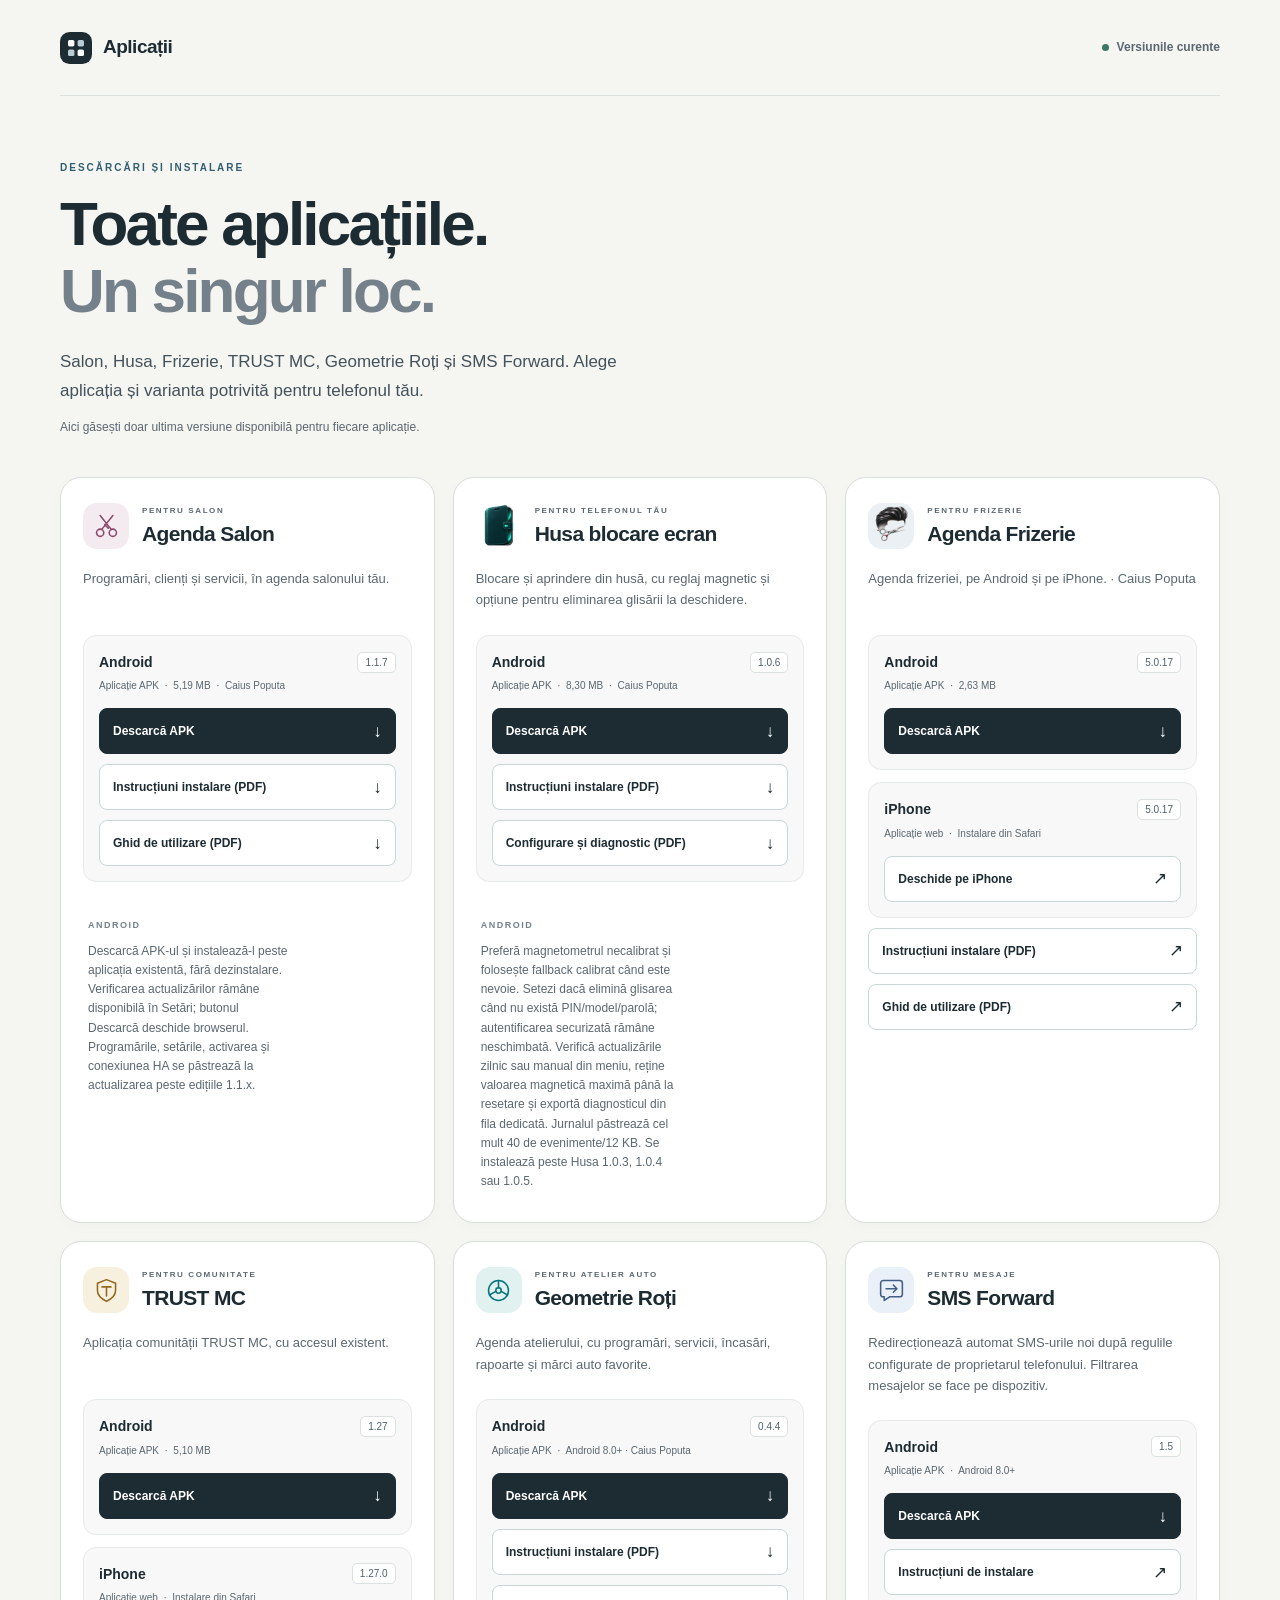
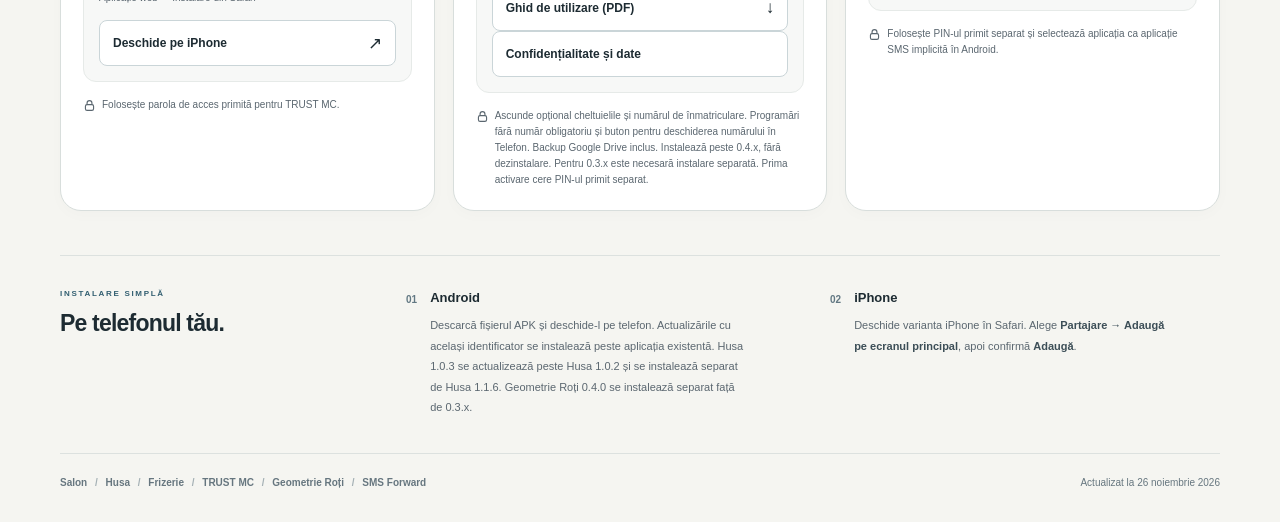
<file: index.html>
<!doctype html>
<html lang="ro">
<head>
  <meta charset="utf-8">
  <meta name="viewport" content="width=device-width,initial-scale=1,viewport-fit=cover">
  <meta name="description" content="Descarcă ultimele versiuni Agenda Salon, Husa blocare ecran, Agenda Frizerie, TRUST MC, Geometrie Roți și SMS Forward. APK pentru Android și acces la aplicațiile pentru iPhone.">
  <meta name="theme-color" content="#1d2b32">
  <meta name="referrer" content="no-referrer">
  <meta http-equiv="Content-Security-Policy" content="default-src 'none'; style-src 'self'; img-src 'self'; object-src 'none'; base-uri 'none'; form-action 'none'">
  <title>Aplicații — Salon, Husa, Frizerie, TRUST MC, Geometrie Roți și SMS Forward</title>
  <link rel="icon" href="assets/mark.svg" type="image/svg+xml">
  <link rel="stylesheet" href="styles.css">
</head>
<body>
  <a class="skip-link" href="#aplicatii">Mergi la aplicații</a>
  <header class="header wrap">
    <a class="brand" href="./" aria-label="Aplicații — pagina principală"><img src="assets/mark.svg" width="32" height="32" alt=""><span>Aplicații</span></a>
    <span class="header-note"><span aria-hidden="true" class="status-dot"></span>Versiunile curente</span>
  </header>

  <main class="wrap">
    <section class="intro" aria-labelledby="page-title">
      <p class="eyebrow">DESCĂRCĂRI ȘI INSTALARE</p>
      <h1 id="page-title">Toate aplicațiile.<br><span>Un singur loc.</span></h1>
      <p class="lead">Salon, Husa, Frizerie, TRUST MC, Geometrie Roți și SMS Forward. Alege aplicația și varianta potrivită pentru telefonul tău.</p>
      <p class="latest-note">Aici găsești doar ultima versiune disponibilă pentru fiecare aplicație.</p>
    </section>

    <section class="app-grid" id="aplicatii" aria-label="Aplicații disponibile">
      <article class="app-card salon" aria-labelledby="salon-title" data-app="salon">
        <div class="app-heading">
          <div class="app-icon salon-icon" aria-hidden="true"><svg viewBox="0 0 32 32" fill="none"><circle cx="9" cy="24" r="4"></circle><circle cx="23" cy="24" r="4"></circle><path d="m11 20 12-15M21 20 9 5M14 15l4 4"></path></svg></div>
          <div><p class="app-category">PENTRU SALON</p><h2 id="salon-title">Agenda Salon</h2></div>
        </div>
        <p class="app-description">Programări, clienți și servicii, în agenda salonului tău.</p>
        <section class="platform" aria-label="Agenda Salon pentru Android">
          <div class="platform-heading"><span class="platform-name">Android</span><span class="version">1.1.7</span></div>
          <p class="platform-description">Aplicație APK <span aria-hidden="true">·</span> 5,19 MB <span aria-hidden="true">·</span> Caius Poputa</p>
          <a class="button primary" data-download="salon-android" href="https://caiuspoputa-debug.github.io/aplicatii/downloads/salon/1.1.7/Agenda-Salon-1.1.7.apk" download="Agenda-Salon-1.1.7.apk" aria-label="Descarcă Agenda Salon 1.1.7 pentru Android">Descarcă APK <span aria-hidden="true">↓</span></a>
          <a class="button secondary installation-guide" href="https://caiuspoputa-debug.github.io/aplicatii/downloads/salon/1.1.7/Agenda-Salon-Instalare.pdf" download="Agenda-Salon-Instalare.pdf" aria-label="Descarcă instrucțiunile de instalare Agenda Salon în format PDF">Instrucțiuni instalare (PDF) <span aria-hidden="true">↓</span></a>
          <a class="button secondary installation-guide" href="https://caiuspoputa-debug.github.io/aplicatii/downloads/salon/1.1.7/Agenda-Salon-Utilizare.pdf" download="Agenda-Salon-Utilizare.pdf" aria-label="Descarcă ghidul de utilizare Agenda Salon în format PDF">Ghid de utilizare (PDF) <span aria-hidden="true">↓</span></a>
        </section>
        <div class="android-only"><span class="small-label">ANDROID</span><p>Descarcă APK-ul și instalează-l peste aplicația existentă, fără dezinstalare. Verificarea actualizărilor rămâne disponibilă în Setări; butonul Descarcă deschide browserul. Programările, setările, activarea și conexiunea HA se păstrează la actualizarea peste edițiile 1.1.x.</p></div>
      </article>


      <article class="app-card husa" id="husa" aria-labelledby="husa-title" data-app="husa">
        <div class="app-heading">
          <img class="app-icon" src="assets/husa-icon-3d.png" width="46" height="46" alt="">
          <div><p class="app-category">PENTRU TELEFONUL TĂU</p><h2 id="husa-title">Husa blocare ecran</h2></div>
        </div>
        <p class="app-description">Blocare și aprindere din husă, cu reglaj magnetic și opțiune pentru eliminarea glisării la deschidere.</p>
        <section class="platform" aria-label="Husa blocare ecran pentru Android">
          <div class="platform-heading"><span class="platform-name">Android</span><span class="version">1.0.6</span></div>
          <p class="platform-description">Aplicație APK <span aria-hidden="true">·</span> 8,30 MB <span aria-hidden="true">·</span> Caius Poputa</p>
          <a class="button primary" data-download="husa-android" href="https://caiuspoputa-debug.github.io/aplicatii/downloads/husa/1.0.6/Husa-Blocare-Ecran-1.0.6.apk" download="Husa-Blocare-Ecran-1.0.6.apk" aria-label="Descarcă Husa blocare ecran 1.0.6 pentru Android">Descarcă APK <span aria-hidden="true">↓</span></a>
          <a class="button secondary installation-guide" href="https://caiuspoputa-debug.github.io/aplicatii/downloads/husa/1.0.6/Husa-Instalare.pdf" download="Husa-Instalare.pdf" aria-label="Descarcă instrucțiunile de instalare Husa în format PDF">Instrucțiuni instalare (PDF) <span aria-hidden="true">↓</span></a>
          <a class="button secondary installation-guide" href="https://caiuspoputa-debug.github.io/aplicatii/downloads/husa/1.0.6/Husa-Configurare.pdf" download="Husa-Configurare.pdf" aria-label="Descarcă ghidul de configurare Husa în format PDF">Configurare și diagnostic (PDF) <span aria-hidden="true">↓</span></a>
        </section>
        <div class="android-only"><span class="small-label">ANDROID</span><p>Preferă magnetometrul necalibrat și folosește fallback calibrat când este nevoie. Setezi dacă elimină glisarea când nu există PIN/model/parolă; autentificarea securizată rămâne neschimbată. Verifică actualizările zilnic sau manual din meniu, reține valoarea magnetică maximă până la resetare și exportă diagnosticul din fila dedicată. Jurnalul păstrează cel mult 40 de evenimente/12 KB. Se instalează peste Husa 1.0.3, 1.0.4 sau 1.0.5.</p></div>
      </article>

      <article class="app-card frizerie" aria-labelledby="frizerie-title" data-app="frizerie">
        <div class="app-heading">
          <img class="app-icon" src="assets/frizerie-icon-3d.png" width="46" height="46" alt="">
          <div><p class="app-category">PENTRU FRIZERIE</p><h2 id="frizerie-title">Agenda Frizerie</h2></div>
        </div>
        <p class="app-description">Agenda frizeriei, pe Android și pe iPhone. <span aria-hidden="true">·</span> Caius Poputa</p>
        <section class="platform" aria-label="Agenda Frizerie pentru Android">
          <div class="platform-heading"><span class="platform-name">Android</span><span class="version">5.0.17</span></div>
          <p class="platform-description">Aplicație APK <span aria-hidden="true">·</span> 2,63 MB</p>
          <a class="button primary" data-download="frizerie-android" href="https://github.com/caiuspoputa-debug/tool-upload-iphone/releases/download/v5.0.17/Agenda-Frizerie-5.0.17.apk" aria-label="Descarcă Agenda Frizerie 5.0.17 pentru Android">Descarcă APK <span aria-hidden="true">↓</span></a>
        </section>
        <section class="platform iphone" aria-label="Agenda Frizerie pentru iPhone">
          <div class="platform-heading"><span class="platform-name">iPhone</span><span class="version">5.0.17</span></div>
          <p class="platform-description">Aplicație web <span aria-hidden="true">·</span> Instalare din Safari</p>
          <a class="button secondary" data-download="frizerie-iphone" href="https://caiuspoputa-debug.github.io/tool-upload-iphone/" aria-label="Deschide Agenda Frizerie 5.0.17 pe iPhone">Deschide pe iPhone <span aria-hidden="true">↗</span></a>
        </section>
        <a class="button secondary installation-guide" href="https://caiuspoputa-debug.github.io/tool-upload-iphone/ghid-instalare.pdf" aria-label="Deschide instrucțiunile de instalare Agenda Frizerie în format PDF">Instrucțiuni instalare (PDF) <span aria-hidden="true">↗</span></a>
        <a class="button secondary installation-guide" href="https://caiuspoputa-debug.github.io/tool-upload-iphone/ghid-utilizare.pdf" aria-label="Deschide ghidul de utilizare Agenda Frizerie în format PDF">Ghid de utilizare (PDF) <span aria-hidden="true">↗</span></a>
      </article>

      <article class="app-card trust" aria-labelledby="trust-title" data-app="trust">
        <div class="app-heading">
          <div class="app-icon trust-icon" aria-hidden="true"><svg viewBox="0 0 32 32" fill="none"><path d="m16 4 10 4v8c0 6-6 10-10 12C12 26 6 22 6 16V8l10-4Z"></path><path d="M11 12h10m-5 0v10"></path></svg></div>
          <div><p class="app-category">PENTRU COMUNITATE</p><h2 id="trust-title">TRUST MC</h2></div>
        </div>
        <p class="app-description">Aplicația comunității TRUST MC, cu accesul existent.</p>
        <section class="platform" aria-label="TRUST MC pentru Android">
          <div class="platform-heading"><span class="platform-name">Android</span><span class="version">1.27</span></div>
          <p class="platform-description">Aplicație APK <span aria-hidden="true">·</span> 5,10 MB</p>
          <a class="button primary" data-download="trust-android" href="https://caiuspoputa-debug.github.io/trust-mc-apps/descarca/?platform=android" aria-label="Descarcă TRUST MC 1.27 pentru Android, cu parola de acces">Descarcă APK <span aria-hidden="true">↓</span></a>
        </section>
        <section class="platform iphone" aria-label="TRUST MC pentru iPhone">
          <div class="platform-heading"><span class="platform-name">iPhone</span><span class="version">1.27.0</span></div>
          <p class="platform-description">Aplicație web <span aria-hidden="true">·</span> Instalare din Safari</p>
          <a class="button secondary" data-download="trust-iphone" href="https://caiuspoputa-debug.github.io/trust-mc-apps/descarca/?platform=iphone" aria-label="Deschide instalarea TRUST MC 1.27.0 pe iPhone, cu parola de acces">Deschide pe iPhone <span aria-hidden="true">↗</span></a>
        </section>
        <p class="access-note"><svg viewBox="0 0 16 16" aria-hidden="true"><rect x="3" y="7" width="10" height="7" rx="2"></rect><path d="M5 7V5a3 3 0 0 1 6 0v2"></path></svg>Folosește parola de acces primită pentru TRUST MC.</p>
      </article>
      <article class="app-card geometry" id="geometrie-roti" aria-labelledby="geometry-title" data-app="geometrie-roti">
        <div class="app-heading">
          <div class="app-icon geometry-icon" aria-hidden="true"><svg viewBox="0 0 32 32" fill="none"><circle cx="16" cy="16" r="11"></circle><circle cx="16" cy="16" r="3"></circle><path d="M16 5v8m-10 8 7-4m13 4-7-4"></path></svg></div>
          <div><p class="app-category">PENTRU ATELIER AUTO</p><h2 id="geometry-title">Geometrie Roți</h2></div>
        </div>
        <p class="app-description">Agenda atelierului, cu programări, servicii, încasări, rapoarte și mărci auto favorite.</p>
        <section class="platform" aria-label="Geometrie Roți pentru Android">
          <div class="platform-heading"><span class="platform-name">Android</span><span class="version">0.4.4</span></div>
          <p class="platform-description">Aplicație APK <span aria-hidden="true">·</span> Android 8.0+ · Caius Poputa</p>
          <a class="button primary" data-download="geometrie-roti-android" href="https://github.com/caiuspoputa-debug/geometrie-roti/releases/download/v0.4.4/Geometrie-Roti-0.4.4.apk" aria-label="Descarcă Geometrie Roți 0.4.4 pentru Android">Descarcă APK <span aria-hidden="true">↓</span></a>
          <a class="button secondary installation-guide" href="https://github.com/caiuspoputa-debug/geometrie-roti/releases/download/v0.4.0/Geometrie-Roti-Instructiuni-Instalare.pdf" aria-label="Descarcă instrucțiunile de instalare Geometrie Roți în format PDF">Instrucțiuni instalare (PDF) <span aria-hidden="true">↓</span></a>
          <a class="button secondary installation-guide" href="https://github.com/caiuspoputa-debug/geometrie-roti/releases/download/v0.4.0/Geometrie-Roti-Ghid-de-Utilizare.pdf" aria-label="Descarcă ghidul de utilizare Geometrie Roți în format PDF">Ghid de utilizare (PDF) <span aria-hidden="true">↓</span></a>
          <a class="button secondary" href="geometrie-roti-confidentialitate.html">Confidențialitate și date</a>
          </section>
        <p class="access-note"><svg viewBox="0 0 16 16" aria-hidden="true"><rect x="3" y="7" width="10" height="7" rx="2"></rect><path d="M5 7V5a3 3 0 0 1 6 0v2"></path></svg>Ascunde opțional cheltuielile și numărul de înmatriculare. Programări fără număr obligatoriu și buton pentru deschiderea numărului în Telefon. Backup Google Drive inclus. Instalează peste 0.4.x, fără dezinstalare. Pentru 0.3.x este necesară instalare separată. Prima activare cere PIN-ul primit separat.</p>
      </article>
      <article class="app-card sms-forward" id="sms-forward" aria-labelledby="sms-forward-title" data-app="sms-forward">
        <div class="app-heading">
          <div class="app-icon sms-icon" aria-hidden="true"><svg viewBox="0 0 32 32" fill="none"><path d="M7 5h18a3 3 0 0 1 3 3v12a3 3 0 0 1-3 3H14l-6 4v-4H7a3 3 0 0 1-3-3V8a3 3 0 0 1 3-3Z"></path><path d="M10 14h12m-4-4 4 4-4 4"></path></svg></div>
          <div><p class="app-category">PENTRU MESAJE</p><h2 id="sms-forward-title">SMS Forward</h2></div>
        </div>
        <p class="app-description">Redirecționează automat SMS-urile noi după regulile configurate de proprietarul telefonului. Filtrarea mesajelor se face pe dispozitiv.</p>
        <section class="platform" aria-label="SMS Forward pentru Android">
          <div class="platform-heading"><span class="platform-name">Android</span><span class="version">1.5</span></div>
          <p class="platform-description">Aplicație APK <span aria-hidden="true">·</span> Android 8.0+</p>
          <a class="button primary" data-download="sms-forward-android" href="https://caiuspoputa-debug.github.io/aplicatii/downloads/sms-forward/1.5/SMS-Automat-Principal-1.5.apk" download="SMS-Automat-Principal-1.5.apk" aria-label="Descarcă SMS Forward 1.5 pentru Android">Descarcă APK <span aria-hidden="true">↓</span></a>
          <a class="button secondary installation-guide" href="sms-forward-instalare.html" aria-label="Citește instrucțiunile de instalare pentru SMS Forward">Instrucțiuni de instalare <span aria-hidden="true">↗</span></a>
        </section>
        <p class="access-note"><svg viewBox="0 0 16 16" aria-hidden="true"><rect x="3" y="7" width="10" height="7" rx="2"></rect><path d="M5 7V5a3 3 0 0 1 6 0v2"></path></svg>Folosește PIN-ul primit separat și selectează aplicația ca aplicație SMS implicită în Android.</p>
      </article>
    </section>

    <section class="installation" aria-labelledby="install-title">
      <div class="installation-intro"><p class="eyebrow">INSTALARE SIMPLĂ</p><h2 id="install-title">Pe telefonul tău.</h2></div>
      <div class="install-method"><span class="step-number">01</span><div><h3>Android</h3><p>Descarcă fișierul APK și deschide-l pe telefon. Actualizările cu același identificator se instalează peste aplicația existentă. Husa 1.0.3 se actualizează peste Husa 1.0.2 și se instalează separat de Husa 1.1.6. Geometrie Roți 0.4.0 se instalează separat față de 0.3.x.</p></div></div>
      <div class="install-method"><span class="step-number">02</span><div><h3>iPhone</h3><p>Deschide varianta iPhone în Safari. Alege <strong>Partajare → Adaugă pe ecranul principal</strong>, apoi confirmă <strong>Adaugă</strong>.</p></div></div>
    </section>
  </main>
  <footer class="footer wrap"><span>Salon <span aria-hidden="true">/</span> Husa <span aria-hidden="true">/</span> Frizerie <span aria-hidden="true">/</span> TRUST MC <span aria-hidden="true">/</span> Geometrie Roți <span aria-hidden="true">/</span> SMS Forward</span><span>Actualizat la <time datetime="2026-11-26">26 noiembrie 2026</time></span></footer>
</body>
</html>
</file>
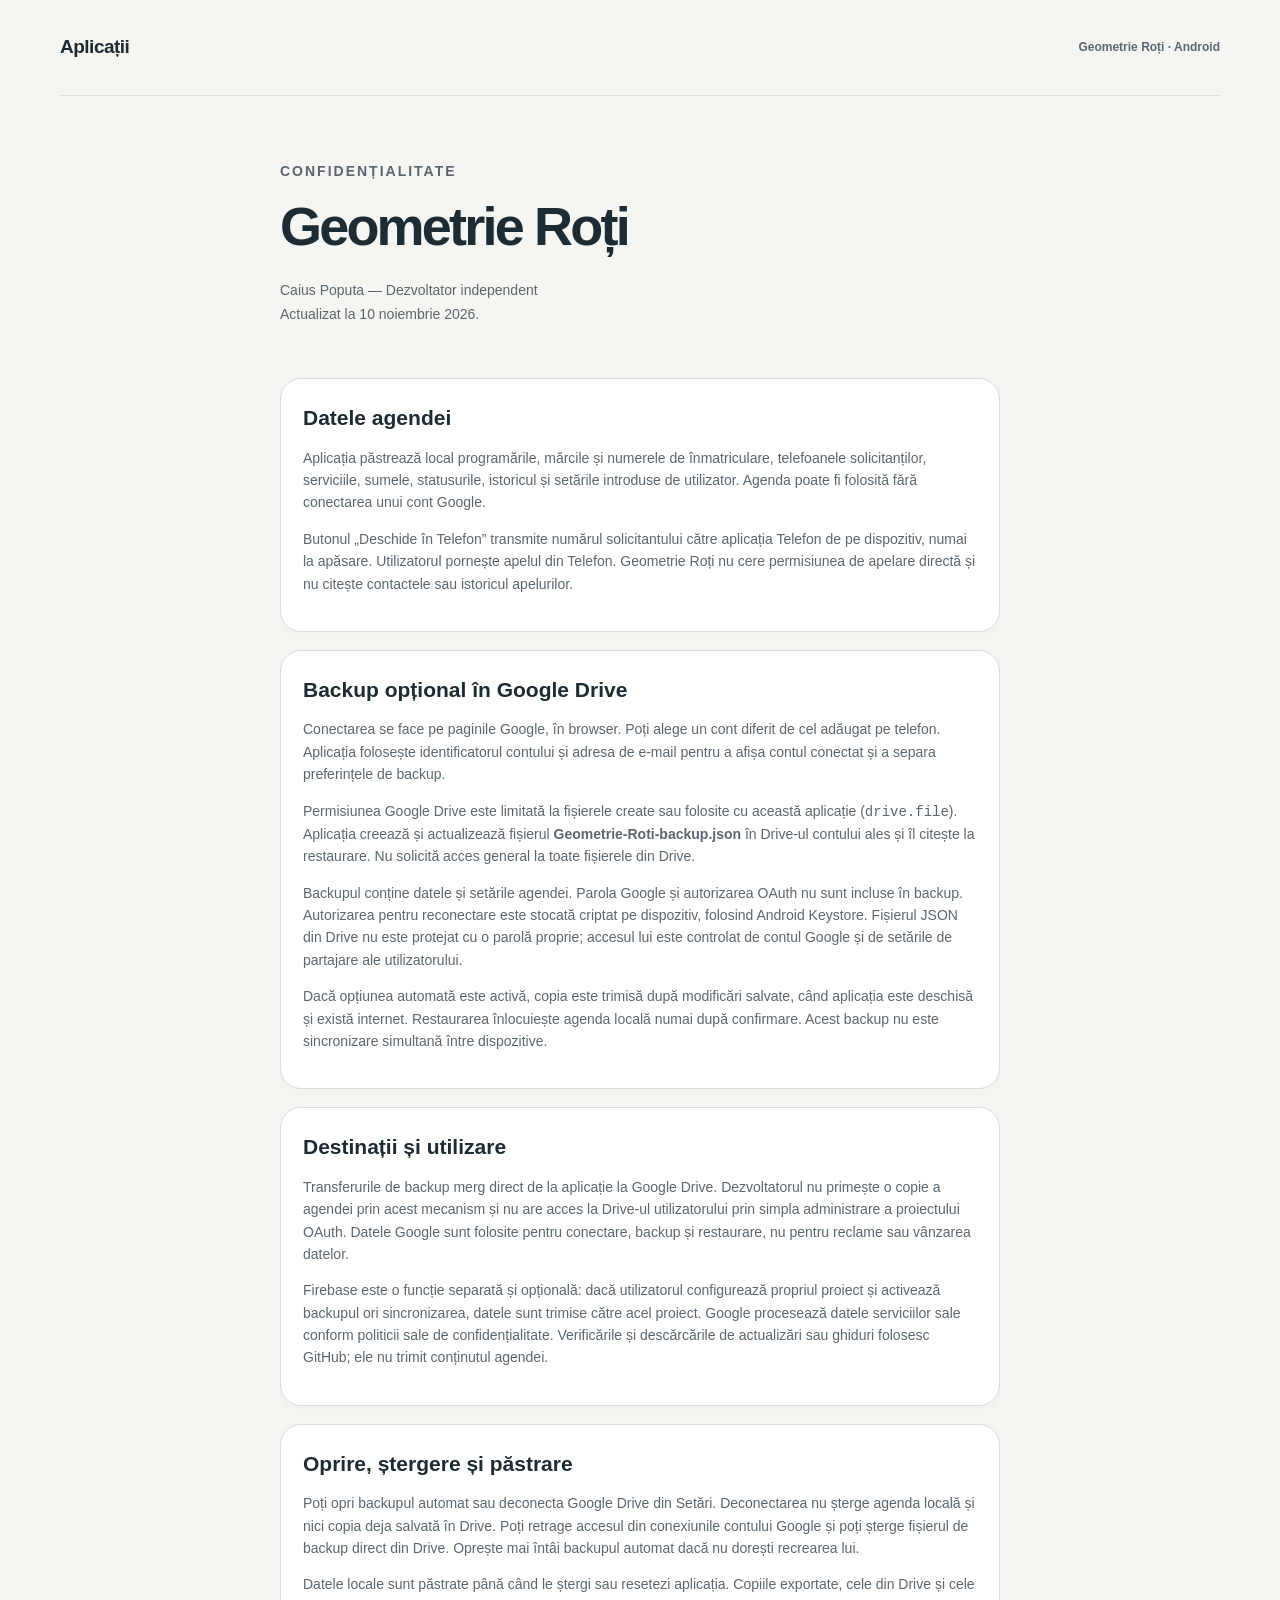
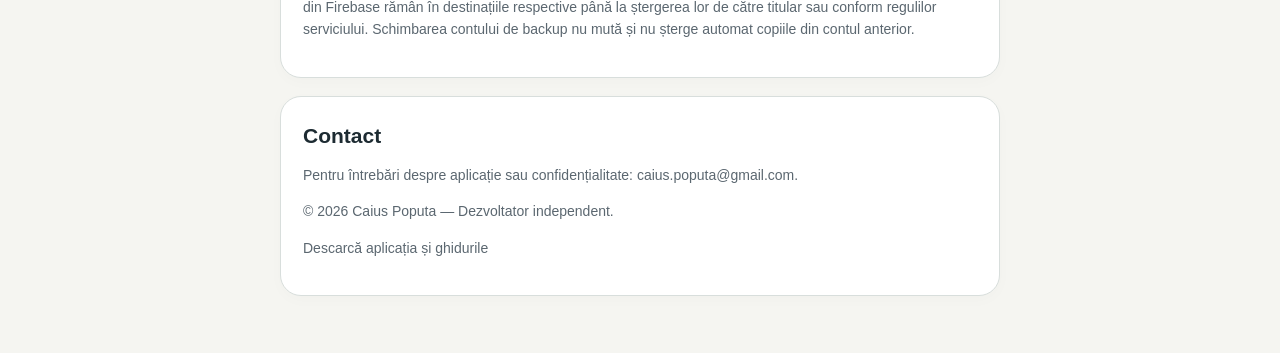
<file: geometrie-roti-confidentialitate.html>
<!doctype html>
<html lang="ro">
<head>
  <meta charset="utf-8">
  <meta name="viewport" content="width=device-width,initial-scale=1">
  <meta name="description" content="Geometrie Roți: datele agendei, backupul Google Drive și opțiunile de confidențialitate.">
  <meta name="referrer" content="no-referrer">
  <meta http-equiv="Content-Security-Policy" content="default-src 'none'; style-src 'self'; img-src 'self'; object-src 'none'; base-uri 'none'; form-action 'none'">
  <title>Geometrie Roți — confidențialitate</title>
  <link rel="stylesheet" href="styles.css">
</head>
<body>
  <header class="header wrap"><a class="brand" href="./#geometrie-roti">Aplicații</a><span class="header-note">Geometrie Roți · Android</span></header>
  <main class="wrap guide">
    <div class="intro"><p class="eyebrow">CONFIDENȚIALITATE</p><h1>Geometrie Roți</h1><p class="lead">Caius Poputa — Dezvoltator independent<br>Actualizat la 10 noiembrie 2026.</p></div>
    <section class="app-card"><h2>Datele agendei</h2><p>Aplicația păstrează local programările, mărcile și numerele de înmatriculare, telefoanele solicitanților, serviciile, sumele, statusurile, istoricul și setările introduse de utilizator. Agenda poate fi folosită fără conectarea unui cont Google.</p><p>Butonul „Deschide în Telefon” transmite numărul solicitantului către aplicația Telefon de pe dispozitiv, numai la apăsare. Utilizatorul pornește apelul din Telefon. Geometrie Roți nu cere permisiunea de apelare directă și nu citește contactele sau istoricul apelurilor.</p></section>
    <section class="app-card"><h2>Backup opțional în Google Drive</h2><p>Conectarea se face pe paginile Google, în browser. Poți alege un cont diferit de cel adăugat pe telefon. Aplicația folosește identificatorul contului și adresa de e-mail pentru a afișa contul conectat și a separa preferințele de backup.</p><p>Permisiunea Google Drive este limitată la fișierele create sau folosite cu această aplicație (<code>drive.file</code>). Aplicația creează și actualizează fișierul <strong>Geometrie-Roti-backup.json</strong> în Drive-ul contului ales și îl citește la restaurare. Nu solicită acces general la toate fișierele din Drive.</p><p>Backupul conține datele și setările agendei. Parola Google și autorizarea OAuth nu sunt incluse în backup. Autorizarea pentru reconectare este stocată criptat pe dispozitiv, folosind Android Keystore. Fișierul JSON din Drive nu este protejat cu o parolă proprie; accesul lui este controlat de contul Google și de setările de partajare ale utilizatorului.</p><p>Dacă opțiunea automată este activă, copia este trimisă după modificări salvate, când aplicația este deschisă și există internet. Restaurarea înlocuiește agenda locală numai după confirmare. Acest backup nu este sincronizare simultană între dispozitive.</p></section>
    <section class="app-card"><h2>Destinații și utilizare</h2><p>Transferurile de backup merg direct de la aplicație la Google Drive. Dezvoltatorul nu primește o copie a agendei prin acest mecanism și nu are acces la Drive-ul utilizatorului prin simpla administrare a proiectului OAuth. Datele Google sunt folosite pentru conectare, backup și restaurare, nu pentru reclame sau vânzarea datelor.</p><p>Firebase este o funcție separată și opțională: dacă utilizatorul configurează propriul proiect și activează backupul ori sincronizarea, datele sunt trimise către acel proiect. Google procesează datele serviciilor sale conform <a href="https://policies.google.com/privacy">politicii sale de confidențialitate</a>. Verificările și descărcările de actualizări sau ghiduri folosesc GitHub; ele nu trimit conținutul agendei.</p></section>
    <section class="app-card"><h2>Oprire, ștergere și păstrare</h2><p>Poți opri backupul automat sau deconecta Google Drive din Setări. Deconectarea nu șterge agenda locală și nici copia deja salvată în Drive. Poți retrage accesul din <a href="https://myaccount.google.com/connections">conexiunile contului Google</a> și poți șterge fișierul de backup direct din Drive. Oprește mai întâi backupul automat dacă nu dorești recrearea lui.</p><p>Datele locale sunt păstrate până când le ștergi sau resetezi aplicația. Copiile exportate, cele din Drive și cele din Firebase rămân în destinațiile respective până la ștergerea lor de către titular sau conform regulilor serviciului. Schimbarea contului de backup nu mută și nu șterge automat copiile din contul anterior.</p></section>
    <section class="app-card"><h2>Contact</h2><p>Pentru întrebări despre aplicație sau confidențialitate: <a href="mailto:caius.poputa@gmail.com">caius.poputa@gmail.com</a>.</p><p>© 2026 Caius Poputa — Dezvoltator independent.</p><p><a href="./#geometrie-roti">Descarcă aplicația și ghidurile</a></p></section>
  </main>
</body>
</html>
</file>
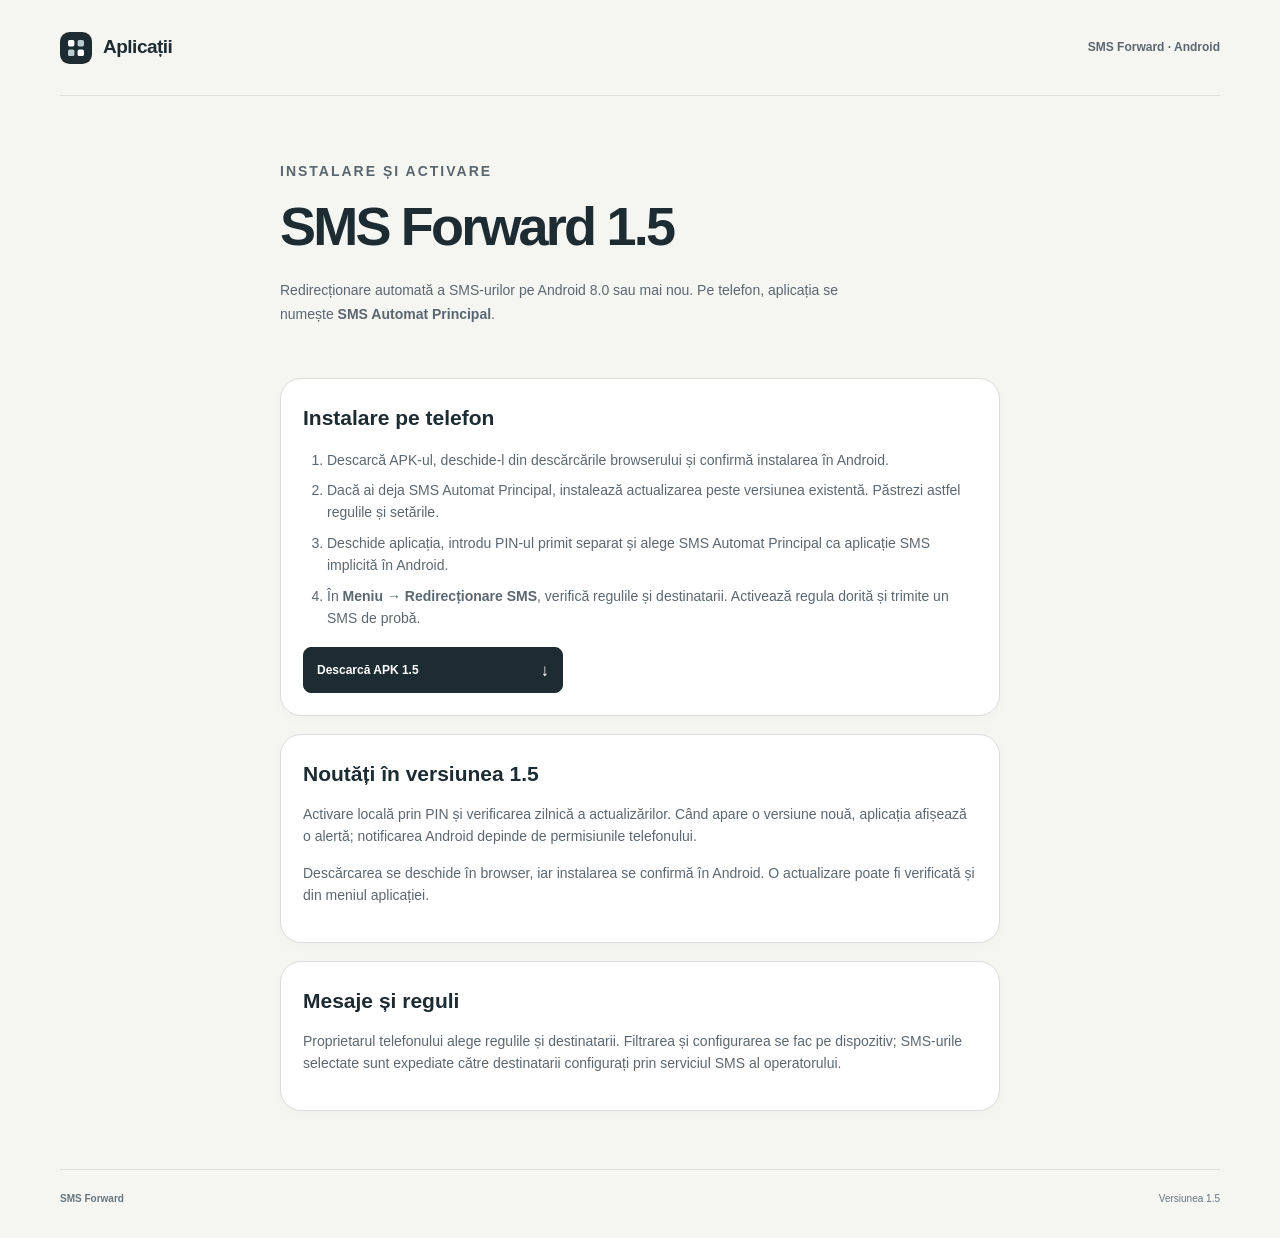
<file: sms-forward-instalare.html>
<!doctype html>
<html lang="ro">
<head>
  <meta charset="utf-8">
  <meta name="viewport" content="width=device-width,initial-scale=1,viewport-fit=cover">
  <meta name="description" content="Instalare, activare și actualizare SMS Forward pe Android.">
  <meta name="theme-color" content="#1d2b32">
  <meta name="referrer" content="no-referrer">
  <meta http-equiv="Content-Security-Policy" content="default-src 'none'; style-src 'self'; img-src 'self'; object-src 'none'; base-uri 'none'; form-action 'none'">
  <title>SMS Forward — instalare și activare</title>
  <link rel="icon" href="assets/mark.svg" type="image/svg+xml">
  <link rel="stylesheet" href="styles.css">
</head>
<body>
  <a class="skip-link" href="#ghid">Mergi la instrucțiuni</a>
  <header class="header wrap">
    <a class="brand" href="./#sms-forward" aria-label="Înapoi la catalogul de aplicații"><img src="assets/mark.svg" width="32" height="32" alt=""><span>Aplicații</span></a>
    <span class="header-note">SMS Forward · Android</span>
  </header>
  <main class="wrap guide" id="ghid">
    <div class="intro">
      <p class="eyebrow">INSTALARE ȘI ACTIVARE</p>
      <h1>SMS Forward 1.5</h1>
      <p class="lead">Redirecționare automată a SMS-urilor pe Android 8.0 sau mai nou. Pe telefon, aplicația se numește <strong>SMS Automat Principal</strong>.</p>
    </div>
    <section class="app-card" aria-labelledby="install-sms">
      <h2 id="install-sms">Instalare pe telefon</h2>
      <ol>
        <li>Descarcă APK-ul, deschide-l din descărcările browserului și confirmă instalarea în Android.</li>
        <li>Dacă ai deja SMS Automat Principal, instalează actualizarea peste versiunea existentă. Păstrezi astfel regulile și setările.</li>
        <li>Deschide aplicația, introdu PIN-ul primit separat și alege SMS Automat Principal ca aplicație SMS implicită în Android.</li>
        <li>În <strong>Meniu → Redirecționare SMS</strong>, verifică regulile și destinatarii. Activează regula dorită și trimite un SMS de probă.</li>
      </ol>
      <a class="button primary" href="https://caiuspoputa-debug.github.io/aplicatii/downloads/sms-forward/1.5/SMS-Automat-Principal-1.5.apk" download="SMS-Automat-Principal-1.5.apk">Descarcă APK 1.5 <span aria-hidden="true">↓</span></a>
    </section>
    <section class="app-card" aria-labelledby="whats-new">
      <h2 id="whats-new">Noutăți în versiunea 1.5</h2>
      <p>Activare locală prin PIN și verificarea zilnică a actualizărilor. Când apare o versiune nouă, aplicația afișează o alertă; notificarea Android depinde de permisiunile telefonului.</p>
      <p>Descărcarea se deschide în browser, iar instalarea se confirmă în Android. O actualizare poate fi verificată și din meniul aplicației.</p>
    </section>
    <section class="app-card" aria-labelledby="privacy-sms">
      <h2 id="privacy-sms">Mesaje și reguli</h2>
      <p>Proprietarul telefonului alege regulile și destinatarii. Filtrarea și configurarea se fac pe dispozitiv; SMS-urile selectate sunt expediate către destinatarii configurați prin serviciul SMS al operatorului.</p>
    </section>
  </main>
  <footer class="footer wrap"><span>SMS Forward</span><span>Versiunea 1.5</span></footer>
</body>
</html>
</file>
<file: styles.css>
@charset "UTF-8";
:root{color-scheme:light;--paper:#f5f5f1;--panel:#fff;--ink:#1d2b32;--muted:#5b6770;--line:#dce1df;--blue:#315e70;font-family:Inter,ui-sans-serif,-apple-system,BlinkMacSystemFont,"Segoe UI",sans-serif;font-synthesis:none}
*{box-sizing:border-box}
html{scroll-behavior:smooth;scroll-padding-top:24px}
body{margin:0;background:var(--paper);color:var(--ink);font-size:16px;line-height:1.6;-webkit-text-size-adjust:100%}
a{color:inherit;text-decoration:none}
a:focus-visible{outline:3px solid #2176a0;outline-offset:5px}
.wrap{width:min(1160px,calc(100% - 64px));margin-inline:auto}
.skip-link{position:absolute;top:12px;left:12px;z-index:10;transform:translateY(-180%);padding:10px 16px;background:var(--ink);color:#fff;border-radius:8px}
.skip-link:focus{transform:none}
.header{display:flex;align-items:center;justify-content:space-between;gap:16px;min-height:96px;border-bottom:1px solid var(--line)}
.brand{display:inline-flex;align-items:center;gap:11px;font-size:19px;font-weight:750;letter-spacing:-.5px}
.header-note{display:flex;align-items:center;gap:8px;font-size:12px;font-weight:600;color:var(--muted)}
.status-dot{width:7px;height:7px;background:#3b7964;border-radius:50%}
.intro{padding:64px 0 40px;max-width:740px}
.eyebrow{margin:0 0 15px;color:var(--blue);font-size:10px;font-weight:750;letter-spacing:2px}
h1{font-size:clamp(38px,5.5vw,62px);line-height:1.08;letter-spacing:-2.8px;margin:0 0 23px;font-weight:750}
h1 span{color:#74818a}
.lead{font-size:17px;line-height:1.7;margin:0 0 12px;max-width:610px;color:#44525b}
.latest-note{font-size:12px;color:var(--muted);margin:0}
.app-grid{display:grid;grid-template-columns:repeat(3,minmax(0,1fr));gap:18px;align-items:stretch}
.app-card{padding:25px 22px 22px;border:1px solid #d8dedc;background:var(--panel);border-radius:21px;min-width:0;box-shadow:0 4px 15px #263c4305}
.app-heading{display:flex;gap:13px;align-items:center;min-width:0}
.app-icon{flex:0 0 46px;width:46px;height:46px;display:grid;place-items:center;border-radius:14px}
.app-icon svg{width:29px;height:29px;stroke:currentColor;stroke-width:1.7;stroke-linecap:round;stroke-linejoin:round}
.salon-icon{color:#8a496b;background:#f4ebf1}
.barber-icon{color:#315e70;background:#eaf0f3}
.trust-icon{color:#91681e;background:#f8f0df}
.app-category{font-size:8px;font-weight:750;letter-spacing:1.6px;color:var(--muted);margin:0 0 2px}
.app-heading h2{font-size:21px;line-height:1.3;letter-spacing:-.65px;margin:0;overflow-wrap:anywhere}
.app-description{font-size:13px;line-height:1.65;color:var(--muted);margin:19px 0 23px;min-height:44px}
.platform{background:#f7f8f7;border:1px solid #e6eae8;border-radius:13px;padding:15px;margin-top:12px}
.platform-heading{display:flex;align-items:center;justify-content:space-between;gap:10px}
.platform-name{font-size:14px;font-weight:700}
.version{font-size:10px;line-height:1.5;background:#fff;border:1px solid #dbe1df;border-radius:5px;padding:2px 7px;color:#50606a;font-variant-numeric:tabular-nums}
.platform-description{font-size:10px;line-height:1.6;margin:5px 0 14px;color:var(--muted)}
.platform-description span{padding:0 3px}
.button{display:flex;justify-content:space-between;align-items:center;gap:10px;width:100%;min-height:46px;border:1px solid var(--ink);border-radius:8px;padding:11px 13px;font-size:12px;font-weight:650;line-height:1.5;transition:background .15s,transform .15s}
.button.primary{background:var(--ink);color:#fff}
.button.primary:hover{background:#354b57}
.button.secondary{background:#fff;color:var(--ink);border-color:#cad5d8}
.button.secondary:hover{background:#edf3f5;border-color:#7a959f}
.installation-guide{margin-top:10px}
.button:active{transform:translateY(1px)}
.button span{font-size:17px;line-height:1}
.android-only{padding:28px 5px 9px;color:var(--muted)}
.small-label{font-size:9px;font-weight:750;letter-spacing:1.5px;color:#74818a}
.android-only p{font-size:12px;max-width:200px;margin:6px 0 0}
.access-note{display:flex;gap:6px;align-items:flex-start;font-size:10px;color:var(--muted);line-height:1.6;margin:15px 0 0}
.access-note svg{flex:0 0 13px;width:13px;height:15px;stroke:currentColor;fill:none;stroke-width:1.4;margin-top:1px}
.installation{display:grid;grid-template-columns:.8fr 1fr 1fr;gap:34px;align-items:start;margin:44px 0 0;padding:32px 0 36px;border-top:1px solid var(--line)}
.installation-intro .eyebrow{font-size:8px;letter-spacing:1.7px;margin-bottom:9px}
.installation h2{font-size:23px;letter-spacing:-.8px;line-height:1.3;margin:0}
.install-method{display:flex;gap:13px}
.step-number{font-size:10px;color:#627883;padding-top:4px;font-weight:700}
.install-method h3{font-size:13px;margin:0 0 7px}
.install-method p{font-size:11px;line-height:1.85;color:var(--muted);margin:0;max-width:315px}
.install-method strong{font-weight:650;color:#3c4e57}
.footer{display:flex;justify-content:space-between;gap:20px;border-top:1px solid var(--line);padding:20px 0 30px;color:#66767f;font-size:10px;line-height:1.8}
.footer>span:first-child{font-weight:650}
.footer span span{color:#a4b0b4;padding:0 5px}
@media(min-width:1400px){.intro{padding-top:74px}}
@media(max-width:980px){.wrap{width:calc(100% - 40px)}.app-grid{gap:12px}.app-card{padding:20px 15px}.app-icon{flex-basis:38px;width:38px;height:38px;border-radius:11px}.app-icon svg{width:25px;height:25px}.app-heading{gap:9px}.app-heading h2{font-size:18px}.app-category{font-size:7px;letter-spacing:1px}.platform{padding:12px}.button{font-size:11px;padding:10px}.platform-description{font-size:9px}.installation{gap:22px}}
@media(max-width:760px){.wrap{width:calc(100% - 36px)}.header{min-height:77px}.intro{padding:40px 0 30px}h1{letter-spacing:-1.8px}.lead{font-size:15px;max-width:510px}.app-grid{grid-template-columns:1fr;gap:18px}.app-card{padding:24px}.app-heading{gap:13px}.app-icon{flex-basis:46px;width:46px;height:46px;border-radius:14px}.app-icon svg{width:29px;height:29px}.app-heading h2{font-size:23px}.app-category{font-size:8px;letter-spacing:1.6px}.app-description{min-height:0;margin:17px 0 20px;font-size:14px}.platform{padding:16px}.platform-name{font-size:15px}.version{font-size:11px}.platform-description{font-size:11px}.button{font-size:14px;min-height:49px;padding:11px 14px}.access-note{font-size:11px}.android-only{padding-top:20px}.android-only p{max-width:none}.installation{grid-template-columns:1fr;gap:25px;margin-top:32px;padding:27px 0 30px}.installation h2{font-size:26px}.install-method p{font-size:12px;max-width:none}.install-method h3{font-size:15px}.footer{font-size:9px;flex-direction:column;gap:6px}}
@media(max-width:360px){.wrap{width:calc(100% - 28px)}.header-note{font-size:10px}.brand{font-size:17px;gap:8px}.brand img{width:28px;height:28px}h1{font-size:37px}.app-card{padding:20px}.latest-note{font-size:11px}.eyebrow{font-size:9px}.app-heading h2{font-size:21px}}
@media(prefers-reduced-motion:reduce){html{scroll-behavior:auto}.button{transition:none}}
.geometry-icon{color:#08747b;background:#e1f1f0}
.sms-icon{color:#435e86;background:#eaf0f8}
.guide{max-width:720px;padding-bottom:40px}
.guide h1{font-size:clamp(34px,5vw,54px)}
.guide .app-card{margin-bottom:18px}
.guide h2{font-size:21px;line-height:1.35;margin:0 0 12px}
.guide p,.guide li{color:var(--muted);font-size:14px}
.guide ol{padding-left:24px;margin-bottom:18px}
.guide li+li{margin-top:8px}
.guide .button{max-width:260px}
</file>
